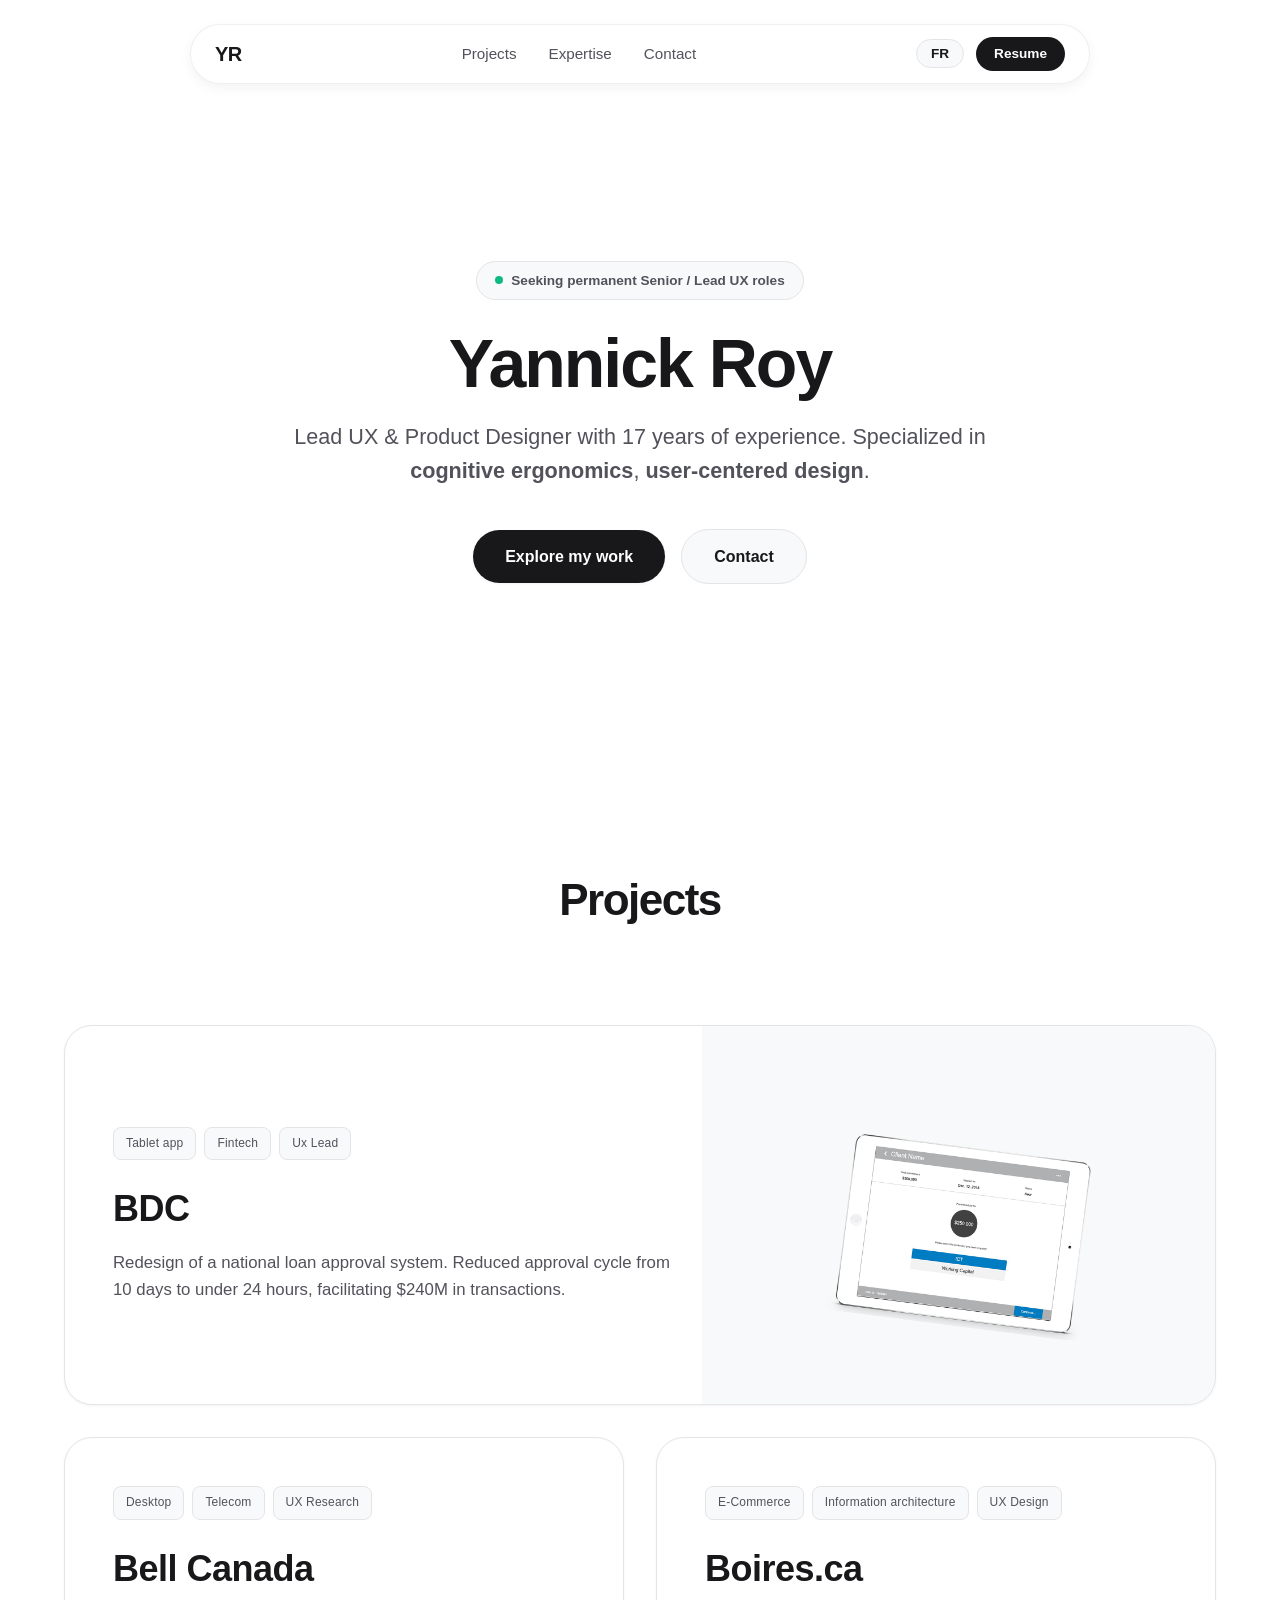
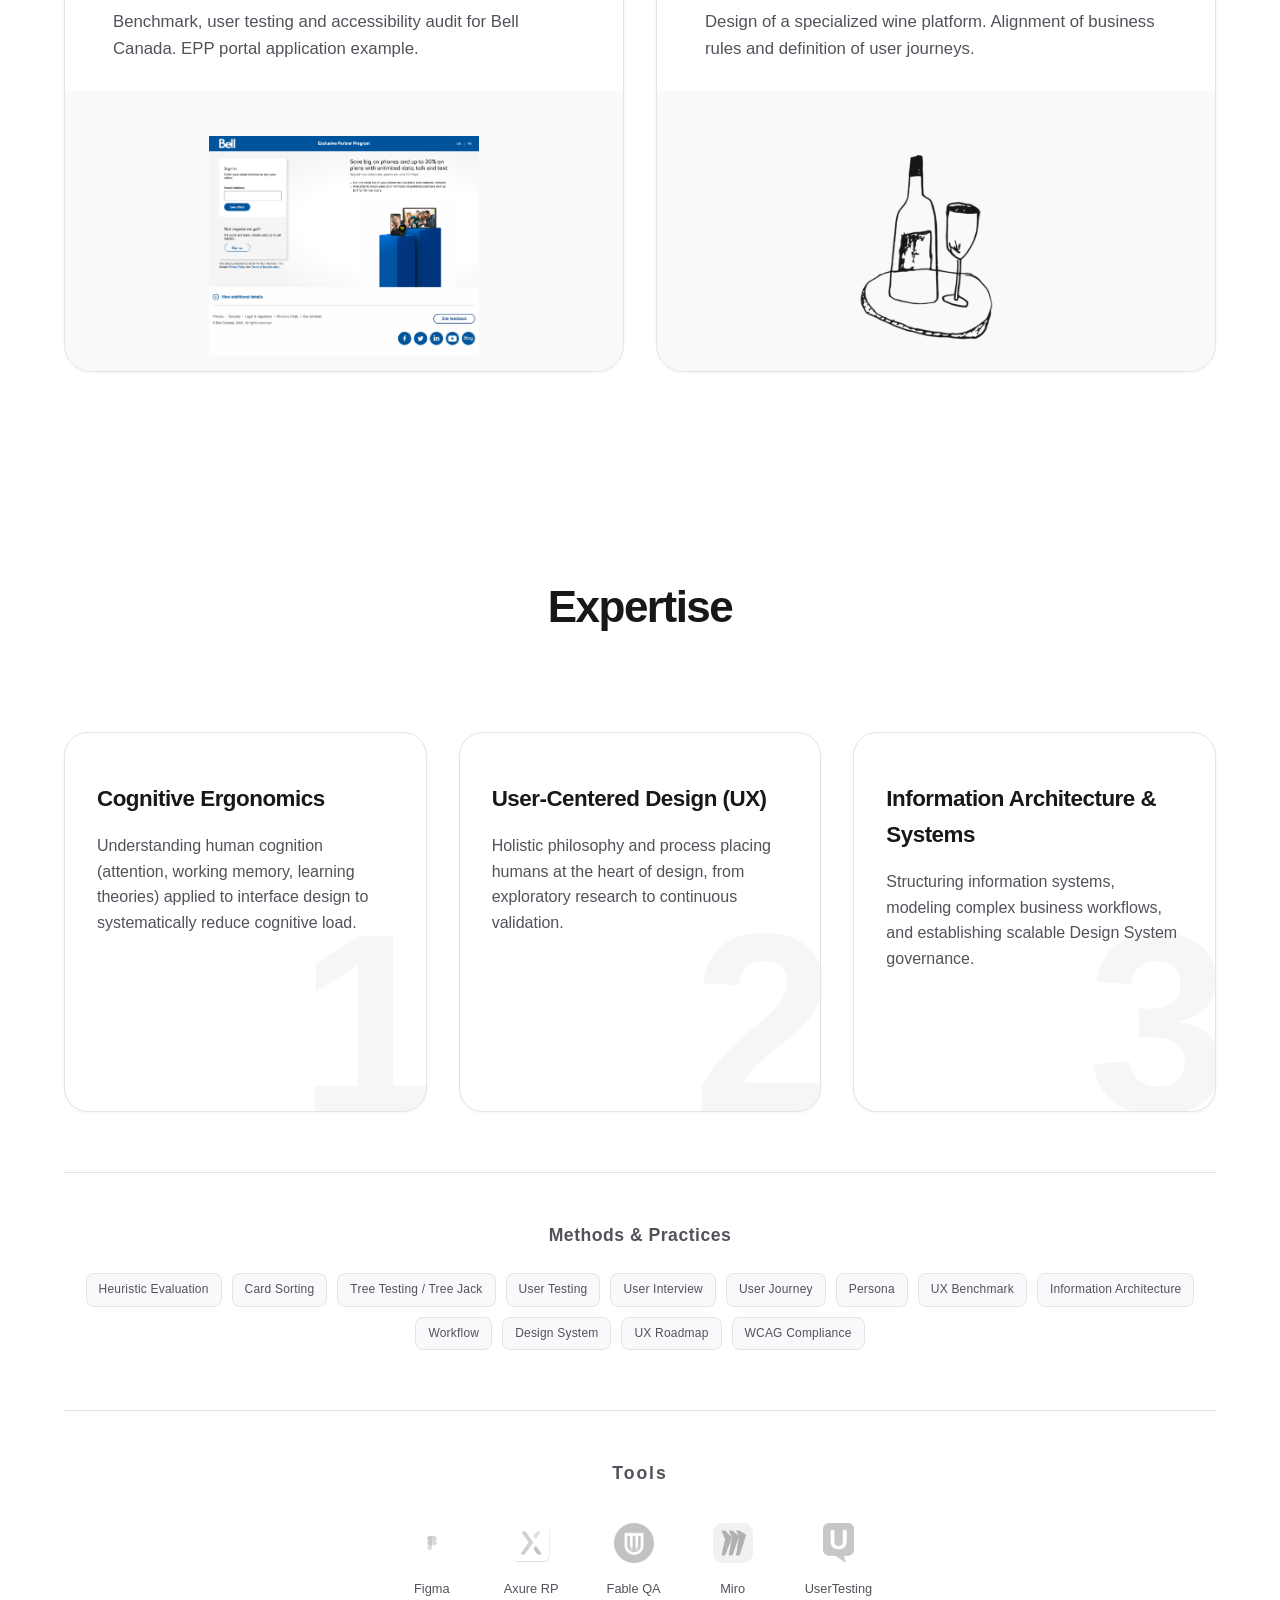
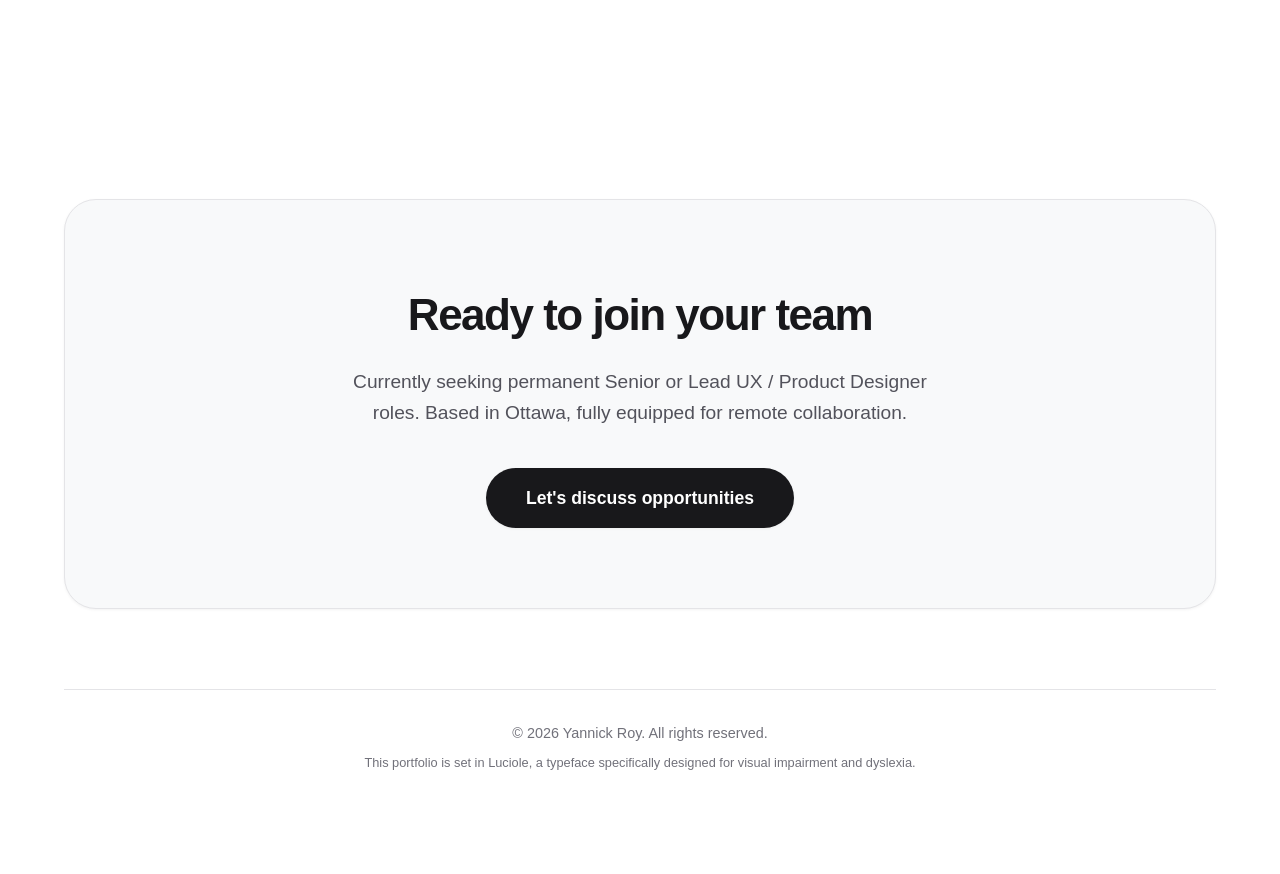
<file: index.html>
<!DOCTYPE html>
<html lang="fr">
<head>
  <meta charset="UTF-8" />
  <meta name="viewport" content="width=device-width, initial-scale=1.0" />
  <title>Yannick Roy — Lead UX & Product Designer</title>
  <link rel="stylesheet" href="style.css" />
</head>
<body>

  <!-- Navigation Flottante -->
  <header class="navbar-floating">
    <nav class="nav-container">
      <a href="index.html" class="nav-logo">YR</a>
      <ul class="nav-links">
        <li><a href="index.html#projects" data-i18n="nav_projects">Projets</a></li>
        <li><a href="index.html#expertise" data-i18n="nav_expertise">Expertise</a></li>
        <li><a href="index.html#contact" data-i18n="nav_contact">Contact</a></li>
      </ul>
      <div class="nav-actions">
        <button id="lang-toggle" class="btn-lang" aria-label="Changer de langue">
          <span id="lang-text">EN</span>
        </button>
        <a href="CV_Yannick-Roy_2026_en" download class="btn-cv" data-i18n="nav_cv">CV</a>
      </div>
    </nav>
  </header>

  <!-- Section Hero (Parfaitement Centrée) -->
  <section class="hero-section">
    <div class="hero-status">
      <span class="pulsing-dot"></span>
      <span data-i18n="hero_status">Disponible pour un poste permanent Senior / Lead UX</span>
    </div>
    <h1 class="hero-title">
      <span class="stagger-word">Yannick</span>
      <span class="stagger-word">Roy</span>
    </h1>
    <p class="hero-subtitle" data-i18n="hero_subtitle">
      Lead UX & Product Designer avec 17 ans d’expérience. Spécialisé en <strong>ergonomie cognitive</strong>, <strong>design centré utilisateur</strong> et transformation de services complexes.
    </p>
    <div class="hero-cta">
      <a href="#projects" class="btn-primary" data-i18n="hero_cta_primary">Découvrir mes projets</a>
      <a href="#contact" class="btn-secondary" data-i18n="nav_contact">Contact</a>
    </div>
  </section>

  <!-- Section Projets (Bento Grid Visuelle & Épurée) -->
  <section id="projects" class="projects-section">
    <div class="section-header">
      <h2 class="section-title" data-i18n="projects_title">Projets</h2>
      </div>

    <div class="bento-grid">
      <!-- Carte 1 : BDC (Large - Horizontale) -->
      <a href="bdc.html" class="bento-card card-large card-bdc">
        <div class="card-content">
          <div class="card-text-side">
            <div class="card-tags">
              <span class="tag">Tablet app</span>
              <span class="tag">Fintech</span>
              <span class="tag">Ux Lead</span>
            </div>
            <h3 class="card-project-title">BDC</h3>
            <p class="card-desc" data-i18n="project_bdc_desc">Refonte d'un système national d'autorisation de prêts. Réduction du cycle de validation de 10 jours à 24 heures, facilitant 240 M$ de transactions.</p>
          </div>
          <div class="card-visual-side">
            <div class="ambient-glow"></div>
            <img src="images/BDC/BDC-Prototype-Tablet.png" alt="BDC Prototype" class="project-img-direct bdc-tablet-image">
          </div>
        </div>
      </a>

      <!-- Carte 2 : Bell (Medium - Verticale avec image pleine largeur au bas) -->
      <a href="bell.html" class="bento-card card-medium card-bell">
        <div class="card-content">
          <div class="card-text-side">
            <div class="card-tags">
              <span class="tag">Desktop</span>
              <span class="tag">Telecom</span>
              <span class="tag">UX Research</span>
            </div>
            <h3 class="card-project-title">Bell Canada</h3>
            <p class="card-desc" data-i18n="project_bell_desc">Benchmark, tests utilisateurs et audit d'accessibilité pour Bell Canada. Exemple d'application au portail EPP.</p>
          </div>
          <div class="card-visual-side">
            <div class="ambient-glow"></div>
            <img src="images/BellEPP/EPP-LandingOld.jpg" alt="Bell EPP Portal" class="project-img-direct">
          </div>
        </div>
      </a>

      <!-- Carte 3 : Boires.ca (Medium - Verticale avec image pleine largeur au bas) -->
      <a href="boires.html" class="bento-card card-medium card-boires">
        <div class="card-content">
          <div class="card-text-side">
            <div class="card-tags">
              <span class="tag">E-Commerce</span>
              <span class="tag">Information architecture</span>
              <span class="tag">UX Design</span>
            </div>
            <h3 class="card-project-title">Boires.ca</h3>
            <p class="card-desc" data-i18n="project_boires_desc">Design d'une plateforme spécialisée vin. Alignement des règles d'affaires et définition des parcours utilisateurs.</p>
          </div>
          <div class="card-visual-side">
            <div class="ambient-glow"></div>
            <img src="images/Boires/Boires-Noir-Illustration.png" alt="Boires Illustration" class="project-img-direct boires-img-default">
            <img src="images/Boires/Boires-Blanc-Illustration.png" alt="Boires Illustration" class="project-img-direct boires-img-hover">
          </div>
        </div>
      </a>
    </div>
  </section>

  <!-- Section Expertise -->
  <section id="expertise" class="expertise-section">
    <div class="section-header">
      <h2 class="section-title" data-i18n="expertise_title">Expertise</h2>
      </div>

    <div class="expertise-grid">
      <!-- 01 — Ergonomie Cognitive -->
      <div class="expertise-card">
        <span class="expertise-number">1</span>
        <div class="expertise-card-content">
          <h3 data-i18n="expertise_1_title">Ergonomie Cognitive</h3>
          <p data-i18n="expertise_1_desc">Compréhension du fonctionnement humain (système attentionnel, mémoire, théories de l'apprentissage) appliquée à la conception d'interfaces pour réduire la charge mentale.</p>
        </div>
      </div>

      <!-- 02 — Design Centré Utilisateur (UX) -->
      <div class="expertise-card">
        <span class="expertise-number">2</span>
        <div class="expertise-card-content">
          <h3 data-i18n="expertise_2_title">Design Centré Utilisateur (UX)</h3>
          <p data-i18n="expertise_2_desc">Philosophie et processus holistiques plaçant l'humain au cœur de la conception, de la recherche exploratoire à la validation continue.</p>
        </div>
      </div>

      <!-- 03 — Architecture d'Information & Systèmes -->
      <div class="expertise-card">
        <span class="expertise-number">3</span>
        <div class="expertise-card-content">
          <h3 data-i18n="expertise_3_title">Architecture d'Information & Systèmes</h3>
          <p data-i18n="expertise_3_desc">Structuration de systèmes d'information, modélisation de flux d'affaires complexes (workflows) et gouvernance de solutions évolutives.</p>
        </div>
      </div>
    </div>

    <!-- Section Arsenal Méthodologique (Tags Unifiés) -->
    <div class="methodologies-container">
      <h3 class="methodologies-title" data-i18n="methodologies_title">Méthodes & pratiques</h3>
      <div class="methodologies-tags">
        <span class="exp-tag" data-i18n="exp_tag_heuristics">Évaluation heuristique</span>
        <span class="exp-tag" data-i18n="exp_tag_card_sorting">Tri de cartes</span>
        <span class="exp-tag" data-i18n="exp_tag_tree_jack">Tree testing / Tree jack</span>
        <span class="exp-tag" data-i18n="exp_tag_user_testing">Test utilisateur</span>
        <span class="exp-tag" data-i18n="exp_tag_interview">Entrevue</span>
        <span class="exp-tag" data-i18n="exp_tag_user_journey">User journey</span>
        <span class="exp-tag" data-i18n="exp_tag_persona">Persona</span>
        <span class="exp-tag" data-i18n="exp_tag_benchmark">Benchmark</span>
        <span class="exp-tag" data-i18n="exp_tag_info_architecture">Information architecture</span>
        <span class="exp-tag" data-i18n="exp_tag_workflow">Workflow</span>
        <span class="exp-tag" data-i18n="exp_tag_design_system">Design System</span>
        <span class="exp-tag" data-i18n="exp_tag_roadmap">Feuille de route (Roadmap)</span>
        <span class="exp-tag" data-i18n="exp_tag_wcag">WCAG</span>
      </div>
    </div>

    <!-- Section Tech Stack Monochrome & Interactive -->
    <div class="tech-stack-container">
      <h3 class="tech-stack-title" data-i18n="tech_stack_title">Écosystème & outils</h3>
      <div class="tech-stack-grid">
        <div class="tech-tool-item" title="Figma">
          <div class="tool-logo-wrapper">
            <img src="images/Logo/Figma.avif" alt="Figma" class="tech-logo">
          </div>
          <span class="tool-name">Figma</span>
        </div>
        <div class="tech-tool-item" title="Axure RP">
          <div class="tool-logo-wrapper">
            <img src="images/Logo/Axure.png" alt="Axure" class="tech-logo">
          </div>
          <span class="tool-name">Axure RP</span>
        </div>
        <div class="tech-tool-item" title="Fable QA">
          <div class="tool-logo-wrapper">
            <img src="images/Logo/Fable.png" alt="Fable QA" class="tech-logo">
          </div>
          <span class="tool-name">Fable QA</span>
        </div>
        <div class="tech-tool-item" title="Miro">
          <div class="tool-logo-wrapper">
            <img src="images/Logo/Miro.png" alt="Miro" class="tech-logo">
          </div>
          <span class="tool-name">Miro</span>
        </div>
        <div class="tech-tool-item" title="UserTesting">
          <div class="tool-logo-wrapper">
            <img src="images/Logo/Usertesting.png" alt="UserTesting" class="tech-logo">
          </div>
          <span class="tool-name">UserTesting</span>
        </div>
      </div>
    </div>
  </section>

  <!-- Section Contact & Footer -->
  <section id="contact" class="contact-section">
    <div class="contact-card">
      <h2 class="contact-title" data-i18n="contact_title">Prêt à rejoindre votre équipe</h2>
      <p class="contact-subtitle" data-i18n="contact_subtitle">Actuellement ouvert aux opportunités permanentes en tant que Senior ou Lead UX / Product Designer. Basé à Ottawa (disponible pour le télétravail).</p>
      <a href="mailto:yannick.roy@gmail.com" class="btn-primary contact-btn" data-i18n="contact_btn">Discuter d’une opportunité</a>
    </div>

    <footer class="main-footer">
      <p>© 2026 Yannick Roy. <span data-i18n="footer_credits">Tous droits réservés. Conçu avec rigueur pour l'accessibilité.</span></p>
      <p class="footer-luciole" data-i18n="footer_luciole">Ce portfolio utilise la typographie Luciole, conçue spécifiquement pour la déficience visuelle et la dyslexie.</p>
    </footer>
  </section>

  <script src="script.js"></script>
</body>
</html>
</file>
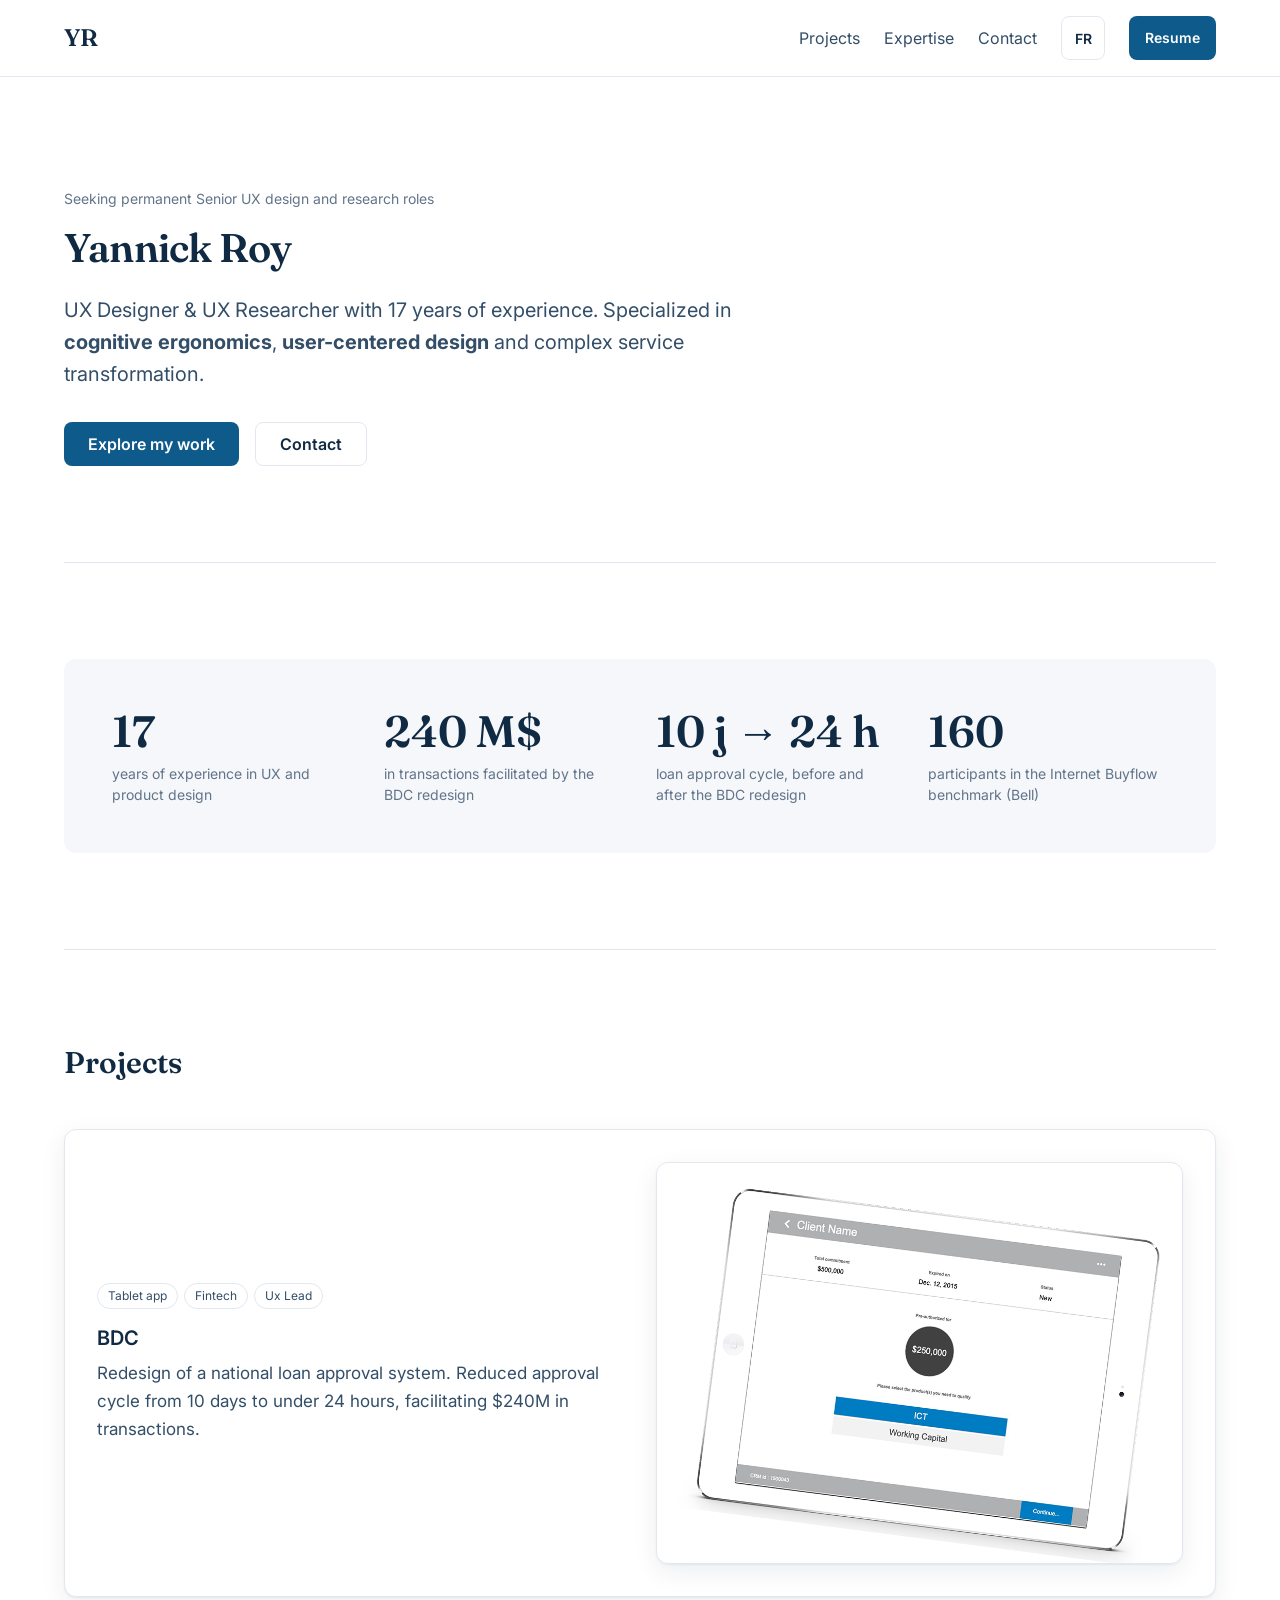
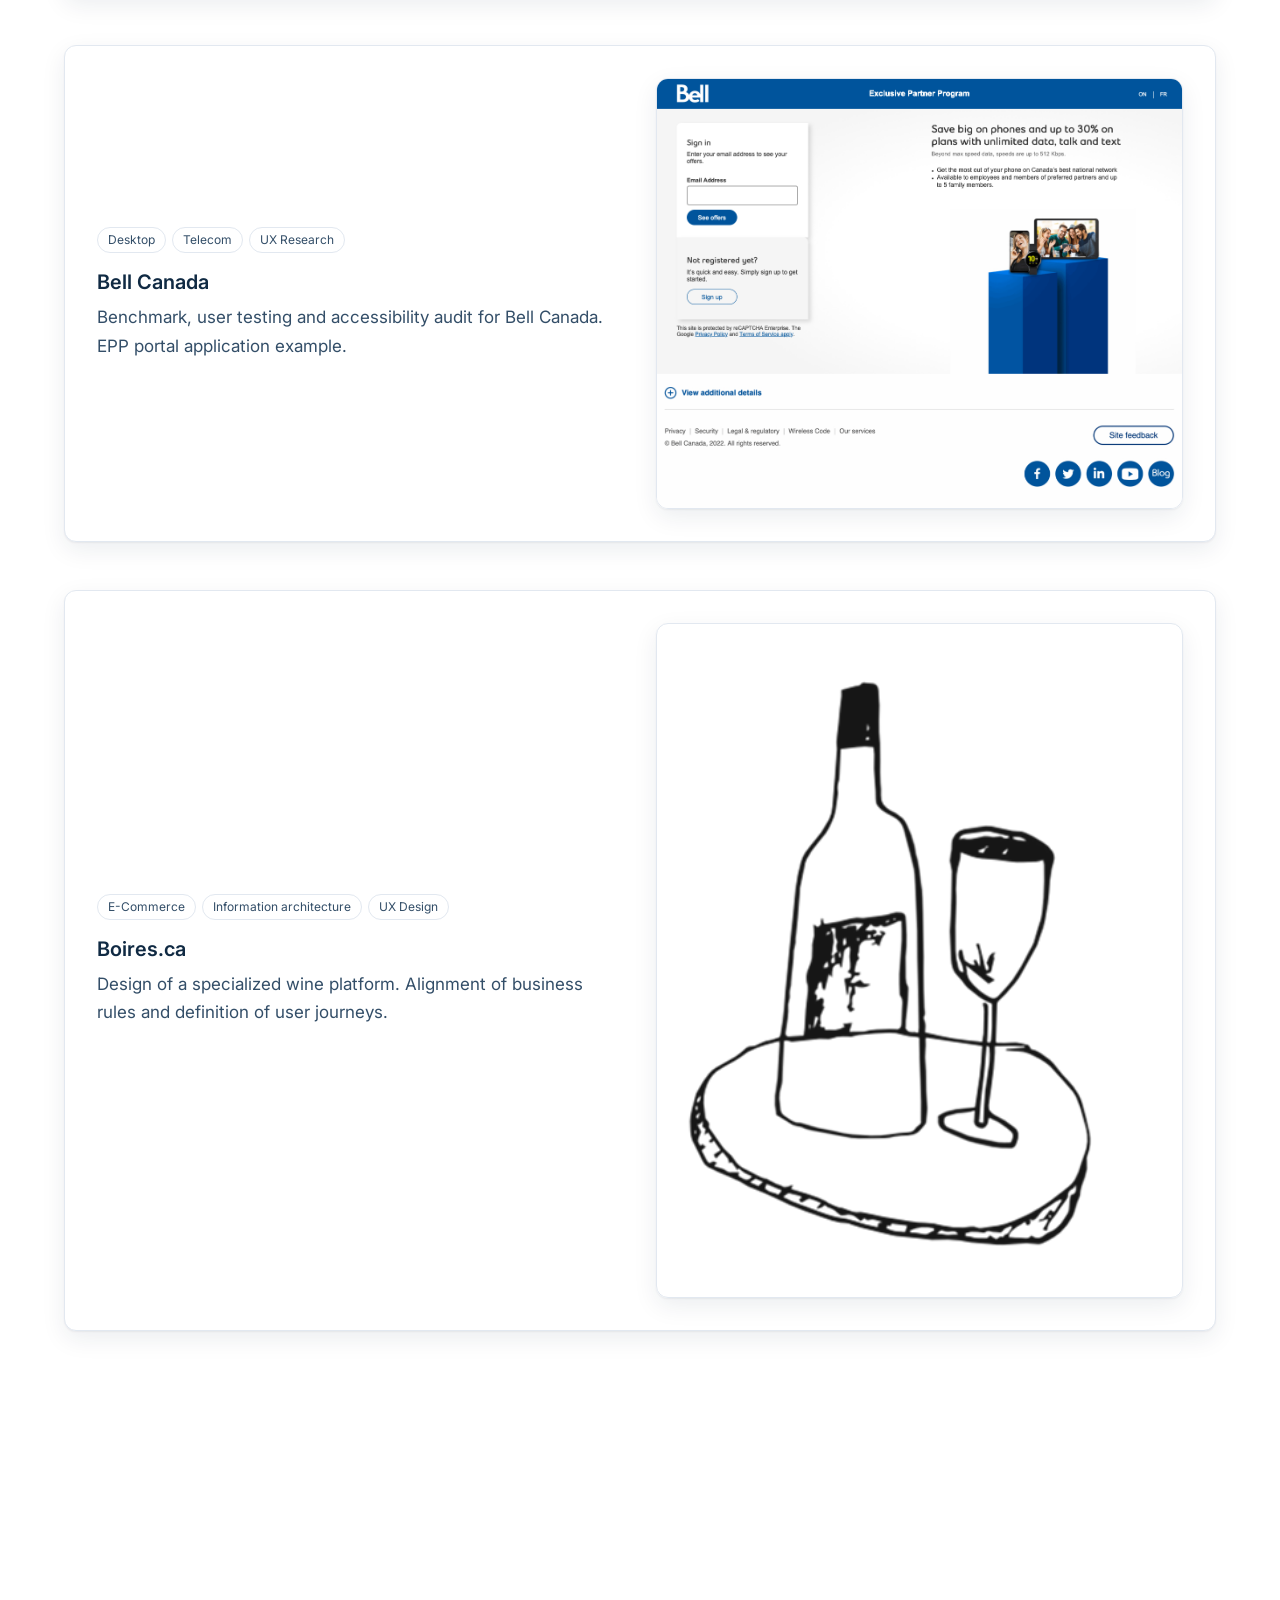
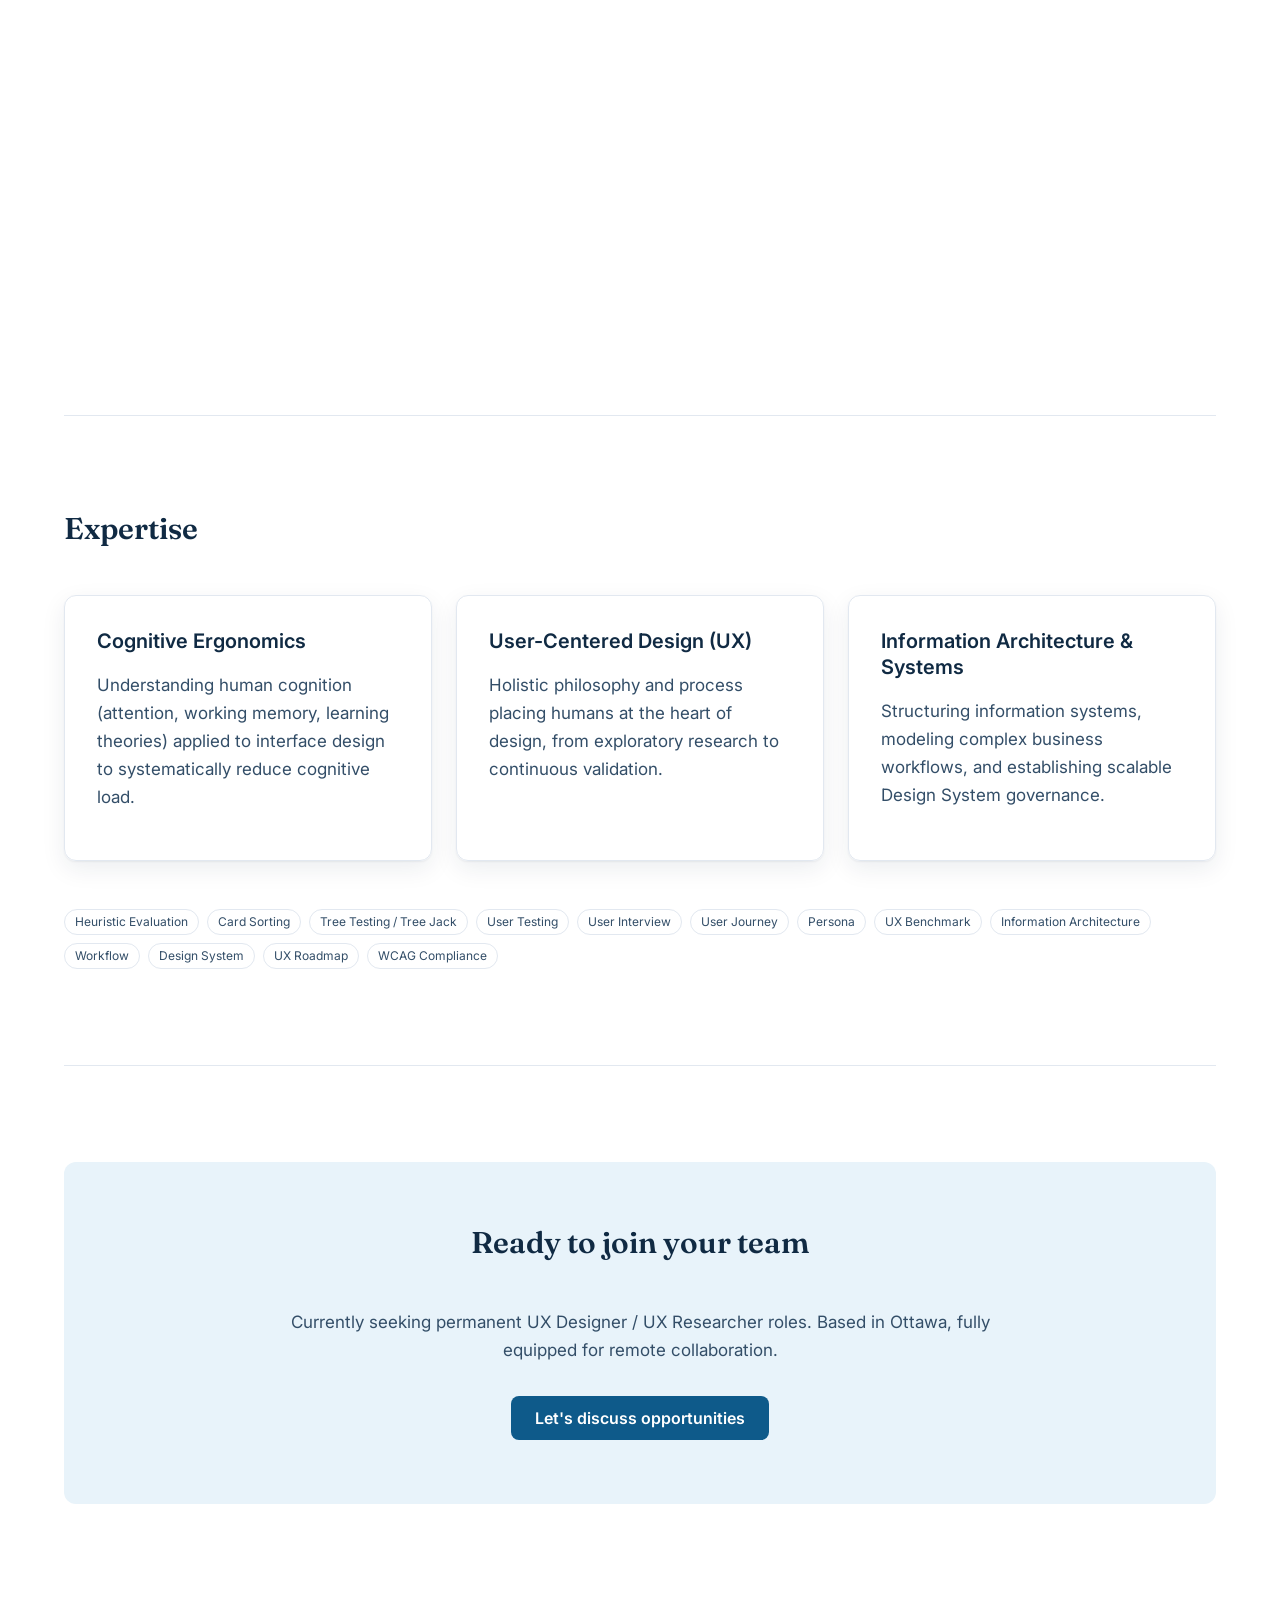
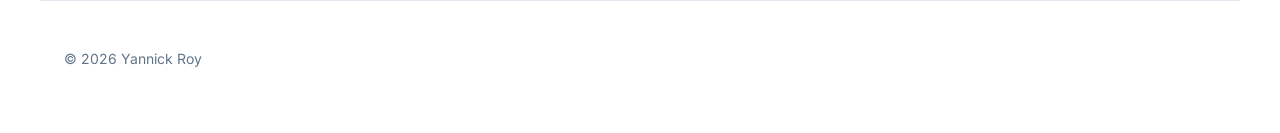
<file: accueil-v2.html>
<!DOCTYPE html>
<html lang="fr">
<head>
  <meta charset="UTF-8" />
  <meta name="viewport" content="width=device-width, initial-scale=1.0" />
  <title>Yannick Roy — UX Designer &amp; UX Researcher</title>
  <link rel="preconnect" href="https://fonts.googleapis.com" />
  <link rel="preconnect" href="https://fonts.gstatic.com" crossorigin />
  <link href="https://fonts.googleapis.com/css2?family=Fraunces:wght@600&family=Inter:wght@400;600&display=swap" rel="stylesheet" />
  <style>
    :root {
      --paper:#FFFFFF; --wash:#F5F7FA;
      --ink:#102A43; --ink-soft:#334E68; --muted:#62748A; --line:#E2E8F0;
      --accent:#1B7FBB; --accent-deep:#0E5A8A; --accent-wash:#E8F3FA;
      --font-display:"Fraunces",Georgia,serif; --font-body:"Inter",system-ui,sans-serif;
      --radius:12px; --shadow:0 1px 2px rgba(16,42,67,.06),0 8px 24px rgba(16,42,67,.08);
    }
    * { box-sizing:border-box; }
    body { margin:0; background:var(--paper); color:var(--ink-soft); font-family:var(--font-body); font-size:17px; line-height:1.65; }
    a { color:var(--accent-deep); }
    a:focus-visible, button:focus-visible { outline:2px solid var(--accent-deep); outline-offset:2px; }
    .progress { position:fixed; top:0; left:0; height:3px; background:var(--accent); width:0; z-index:100; }
    header { position:sticky; top:0; background:rgba(255,255,255,.92); backdrop-filter:blur(6px); border-bottom:1px solid var(--line); z-index:99; }
    .nav { max-width:1200px; margin:0 auto; padding:16px 24px; display:flex; align-items:center; gap:24px; }
    .nav-logo { font-family:var(--font-display); font-weight:600; font-size:24px; color:var(--ink); text-decoration:none; }
    .nav-links { display:flex; gap:24px; list-style:none; margin:0 0 0 auto; padding:0; }
    .nav-links a { color:var(--ink-soft); text-decoration:none; font-size:16px; min-height:44px; display:flex; align-items:center; }
    .nav-links a:hover { color:var(--accent-deep); }
    .btn-lang { min-width:44px; min-height:44px; border:1px solid var(--line); border-radius:8px; background:var(--paper); color:var(--ink); font:600 14px var(--font-body); cursor:pointer; }
    .btn-cv { min-height:44px; display:flex; align-items:center; padding:0 16px; border-radius:8px; background:var(--accent-deep); color:#fff; text-decoration:none; font-size:14px; font-weight:600; }
    .btn-cv:hover { background:var(--ink); }
    main { max-width:1200px; margin:0 auto; padding:0 24px; }
    section { padding:96px 0; }
    section[id] { scroll-margin-top:96px; }
    section + section { border-top:1px solid var(--line); }
    h1 { font-family:var(--font-display); font-weight:600; font-size:40px; line-height:1.1; letter-spacing:-0.02em; color:var(--ink); margin:0 0 24px; }
    h2 { font-family:var(--font-display); font-weight:600; font-size:30px; line-height:1.15; color:var(--ink); margin:0 0 48px; }
    h3 { font-size:20px; line-height:1.3; font-weight:600; color:var(--ink); margin:0 0 8px; }
    .lead { font-size:20px; line-height:1.6; max-width:760px; margin:0 0 32px; }
    .hero-status { font-size:14px; color:var(--muted); margin-bottom:16px; }
    .hero-cta { display:flex; gap:16px; flex-wrap:wrap; }
    .btn-primary { min-height:44px; display:inline-flex; align-items:center; padding:0 24px; border-radius:8px; background:var(--accent-deep); color:#fff; text-decoration:none; font-weight:600; font-size:16px; }
    .btn-primary:hover { background:var(--ink); }
    .btn-secondary { min-height:44px; display:inline-flex; align-items:center; padding:0 24px; border-radius:8px; border:1px solid var(--line); color:var(--ink); text-decoration:none; font-weight:600; font-size:16px; }
    .stats { background:var(--wash); border-radius:12px; padding:48px; display:grid; grid-template-columns:repeat(4,1fr); gap:32px; }
    .stat-num { font-family:var(--font-display); font-weight:600; font-size:44px; color:var(--ink); line-height:1.1; }
    .stat-label { font-size:14px; color:var(--muted); line-height:1.5; margin-top:8px; }
    .projects-grid { display:block; }
    .stack-spacer { height:60vh; }
    .card { display:grid; grid-template-columns:1fr 1fr; gap:32px; align-items:center; background:var(--paper); border:1px solid var(--line); border-radius:12px; box-shadow:var(--shadow); padding:32px; text-decoration:none; color:inherit; margin-bottom:48px; position:sticky; top:96px; }
    .projects-grid .card:nth-child(2) { top:112px; }
    .projects-grid .card:nth-child(3) { top:128px; }
    .card:hover { border-color:var(--accent-deep); }
    .card img { width:100%; border-radius:12px; border:1px solid var(--line); box-shadow:var(--shadow); }
    .card p { margin:0; }
    .tags { display:flex; gap:6px; flex-wrap:wrap; margin-bottom:16px; }
    .tag { font-size:12px; line-height:1.5; padding:3px 10px; border-radius:999px; border:1px solid var(--line); color:var(--ink-soft); }
    .expertise-grid { display:grid; grid-template-columns:repeat(3,1fr); gap:24px; }
    .expertise-card { border:1px solid var(--line); border-radius:12px; padding:32px; box-shadow:var(--shadow); }
    .methods { display:flex; flex-wrap:wrap; gap:8px; margin-top:48px; }
    .contact-card { background:var(--accent-wash); border-radius:12px; padding:64px; text-align:center; }
    .contact-card p { max-width:760px; margin:0 auto 32px; }
    footer { max-width:1200px; margin:0 auto; padding:32px 24px 48px; font-size:14px; color:var(--muted); border-top:1px solid var(--line); }
    .fade { opacity:0; transform:translateY(24px); transition:opacity 600ms ease-out, transform 600ms ease-out; }
    .fade.visible { opacity:1; transform:none; }
    @media (max-width: 800px) {
      h1 { font-size:32px; } h2 { font-size:26px; } section { padding:64px 0; }
      .stats { grid-template-columns:1fr 1fr; padding:32px; }
      .card { grid-template-columns:1fr; padding:32px 32px 0; }
      .card img { width:calc(100% + 64px); min-width:0; margin-left:-32px; margin-right:-32px; border:none; border-radius:0 0 12px 12px; box-shadow:none; }
      .expertise-grid { grid-template-columns:1fr; }
      .nav-links { display:none; }
    }
    @media (prefers-reduced-motion: reduce) {
      .fade { opacity:1; transform:none; transition:none; }
      .card { position:static; }
      .stack-spacer { display:none; }
    }
  </style>
</head>
<body>
  <div class="progress" id="progress"></div>
  <header>
    <nav class="nav">
      <a href="accueil-v2.html" class="nav-logo">YR</a>
      <ul class="nav-links">
        <li><a href="#projects" data-i18n="nav_projects">Projets</a></li>
        <li><a href="#expertise" data-i18n="nav_expertise">Expertise</a></li>
        <li><a href="#contact" data-i18n="nav_contact">Contact</a></li>
      </ul>
      <button id="lang-toggle" class="btn-lang" aria-label="Changer de langue"><span id="lang-text">EN</span></button>
      <a href="CV_Yannick-Roy_2026_fr.pdf" class="btn-cv" data-i18n="nav_cv">CV</a>
    </nav>
  </header>

  <main>
    <section class="fade">
      <p class="hero-status" data-i18n="hero_status">Disponible pour un poste permanent Senior en design et recherche UX</p>
      <h1>Yannick Roy</h1>
      <p class="lead" data-i18n="hero_subtitle">UX Designer &amp; UX Researcher avec 17 ans d’expérience. Spécialisé en <strong>ergonomie cognitive</strong>, <strong>design centré utilisateur</strong> et transformation de services complexes.</p>
      <div class="hero-cta">
        <a href="#projects" class="btn-primary" data-i18n="hero_cta_primary">Découvrir mes projets</a>
        <a href="#contact" class="btn-secondary" data-i18n="nav_contact">Contact</a>
      </div>
    </section>

    <section class="fade">
      <div class="stats">
        <div><div class="stat-num">17</div><div class="stat-label" data-i18n="stat_years">années d’expérience en UX et design produit</div></div>
        <div><div class="stat-num">240 M$</div><div class="stat-label" data-i18n="stat_bdc">de transactions facilitées par la refonte BDC</div></div>
        <div><div class="stat-num">10 j → 24 h</div><div class="stat-label" data-i18n="stat_cycle">cycle d’autorisation de prêts, avant et après la refonte BDC</div></div>
        <div><div class="stat-num">160</div><div class="stat-label" data-i18n="stat_bell">participants au benchmark Internet Buyflow (Bell)</div></div>
      </div>
    </section>

    <section id="projects" class="fade">
      <h2 data-i18n="projects_title">Projets</h2>
      <div class="projects-grid">
        <a href="bdc.html" class="card">
          <div>
            <div class="tags"><span class="tag">Tablet app</span><span class="tag">Fintech</span><span class="tag">Ux Lead</span></div>
            <h3>BDC</h3>
            <p data-i18n="project_bdc_desc">Refonte d'un système national d'autorisation de prêts. Réduction du cycle de validation de 10 jours à 24 heures, facilitant 240 M$ de transactions.</p>
          </div>
          <img src="images/BDC/BDC-Prototype-Tablet.png" alt="Prototype tablette BDC : écran d'autorisation de prêt" />
        </a>
        <a href="bell.html" class="card">
          <div>
            <div class="tags"><span class="tag">Desktop</span><span class="tag">Telecom</span><span class="tag">UX Research</span></div>
            <h3>Bell Canada</h3>
            <p data-i18n="project_bell_desc">Benchmark, tests utilisateurs et audit d'accessibilité pour Bell Canada. Exemple d'application au portail EPP.</p>
          </div>
          <img src="images/BellEPP/EPP-LandingOld.jpg" alt="Ancien portail EPP de Bell, avant la refonte" />
        </a>
        <a href="boires.html" class="card">
          <div>
            <div class="tags"><span class="tag">E-Commerce</span><span class="tag">Information architecture</span><span class="tag">UX Design</span></div>
            <h3>Boires.ca</h3>
            <p data-i18n="project_boires_desc">Design d'une plateforme spécialisée vin. Alignement des règles d'affaires et définition des parcours utilisateurs.</p>
          </div>
          <img src="images/Boires/Boires-Noir-Illustration.png" alt="Illustration de la plateforme Boires.ca" />
        </a>
        <div class="stack-spacer" aria-hidden="true"></div>
      </div>
    </section>

    <section id="expertise" class="fade">
      <h2 data-i18n="expertise_title">Expertise</h2>
      <div class="expertise-grid">
        <div class="expertise-card">
          <h3 data-i18n="expertise_1_title">Ergonomie Cognitive</h3>
          <p data-i18n="expertise_1_desc">Compréhension du fonctionnement humain (système attentionnel, mémoire, théories de l'apprentissage) appliquée à la conception d'interfaces pour réduire la charge mentale.</p>
        </div>
        <div class="expertise-card">
          <h3 data-i18n="expertise_2_title">Design Centré Utilisateur (UX)</h3>
          <p data-i18n="expertise_2_desc">Philosophie et processus holistiques plaçant l'humain au cœur de la conception, de la recherche exploratoire à la validation continue.</p>
        </div>
        <div class="expertise-card">
          <h3 data-i18n="expertise_3_title">Architecture d'Information &amp; Systèmes</h3>
          <p data-i18n="expertise_3_desc">Structuration de systèmes d'information, modélisation de flux d'affaires complexes (workflows) et gouvernance de solutions évolutives.</p>
        </div>
      </div>
      <div class="methods">
        <span class="tag" data-i18n="exp_tag_heuristics">Évaluation heuristique</span>
        <span class="tag" data-i18n="exp_tag_card_sorting">Tri de cartes</span>
        <span class="tag" data-i18n="exp_tag_tree_jack">Tree testing / Tree jack</span>
        <span class="tag" data-i18n="exp_tag_user_testing">Test utilisateur</span>
        <span class="tag" data-i18n="exp_tag_interview">Entrevue</span>
        <span class="tag" data-i18n="exp_tag_user_journey">User journey</span>
        <span class="tag" data-i18n="exp_tag_persona">Persona</span>
        <span class="tag" data-i18n="exp_tag_benchmark">Benchmark</span>
        <span class="tag" data-i18n="exp_tag_info_architecture">Information architecture</span>
        <span class="tag" data-i18n="exp_tag_workflow">Workflow</span>
        <span class="tag" data-i18n="exp_tag_design_system">Design System</span>
        <span class="tag" data-i18n="exp_tag_roadmap">Feuille de route (Roadmap)</span>
        <span class="tag" data-i18n="exp_tag_wcag">WCAG</span>
      </div>
    </section>

    <section id="contact" class="fade">
      <div class="contact-card">
        <h2 data-i18n="contact_title">Prêt à rejoindre votre équipe</h2>
        <p data-i18n="contact_subtitle">Actuellement ouvert aux opportunités permanentes en tant que UX Designer / UX Researcher. Basé à Ottawa (disponible pour le télétravail).</p>
        <a href="mailto:yannick.roy@gmail.com" class="btn-primary" data-i18n="contact_btn">Discuter d’une opportunité</a>
      </div>
    </section>
  </main>

  <footer>
    <p>© 2026 Yannick Roy</p>
  </footer>

  <script>
    const translations = {
      fr: {
        nav_projects: "Projets", nav_expertise: "Expertise", nav_contact: "Contact", nav_cv: "CV",
        hero_status: "Disponible pour un poste permanent Senior en design et recherche UX",
        hero_subtitle: "UX Designer & UX Researcher avec 17 ans d’expérience. Spécialisé en <strong>ergonomie cognitive</strong>, <strong>design centré utilisateur</strong> et transformation de services complexes.",
        hero_cta_primary: "Découvrir mes projets",
        stat_years: "années d’expérience en UX et design produit",
        stat_bdc: "de transactions facilitées par la refonte BDC",
        stat_cycle: "cycle d’autorisation de prêts, avant et après la refonte BDC",
        stat_bell: "participants au benchmark Internet Buyflow (Bell)",
        projects_title: "Projets",
        project_bdc_desc: "Refonte d'un système national d'autorisation de prêts. Réduction du cycle de validation de 10 jours à 24 heures, facilitant 240 M$ de transactions.",
        project_bell_desc: "Benchmark, tests utilisateurs et audit d'accessibilité pour Bell Canada. Exemple d'application au portail EPP.",
        project_boires_desc: "Design d'une plateforme spécialisée vin. Alignement des règles d'affaires et définition des parcours utilisateurs.",
        expertise_title: "Expertise",
        expertise_1_title: "Ergonomie Cognitive",
        expertise_1_desc: "Compréhension du fonctionnement humain (système attentionnel, mémoire, théories de l'apprentissage) appliquée à la conception d'interfaces pour réduire la charge mentale.",
        expertise_2_title: "Design Centré Utilisateur (UX)",
        expertise_2_desc: "Philosophie et processus holistiques plaçant l'humain au cœur de la conception, de la recherche exploratoire à la validation continue.",
        expertise_3_title: "Architecture d'Information & Systèmes",
        expertise_3_desc: "Structuration de systèmes d'information, modélisation de flux d'affaires complexes (workflows) et gouvernance de solutions évolutives.",
        exp_tag_heuristics: "Évaluation heuristique", exp_tag_card_sorting: "Tri de cartes",
        exp_tag_tree_jack: "Tree testing / Tree jack", exp_tag_user_testing: "Test utilisateur",
        exp_tag_interview: "Entrevue", exp_tag_user_journey: "User journey", exp_tag_persona: "Persona",
        exp_tag_benchmark: "Benchmark", exp_tag_info_architecture: "Information architecture",
        exp_tag_workflow: "Workflow", exp_tag_design_system: "Design System",
        exp_tag_roadmap: "Feuille de route (Roadmap)", exp_tag_wcag: "WCAG",
        contact_title: "Prêt à rejoindre votre équipe",
        contact_subtitle: "Actuellement ouvert aux opportunités permanentes en tant que UX Designer / UX Researcher. Basé à Ottawa (disponible pour le télétravail).",
        contact_btn: "Discuter d’une opportunité"
      },
      en: {
        nav_projects: "Projects", nav_expertise: "Expertise", nav_contact: "Contact", nav_cv: "Resume",
        hero_status: "Seeking permanent Senior UX design and research roles",
        hero_subtitle: "UX Designer & UX Researcher with 17 years of experience. Specialized in <strong>cognitive ergonomics</strong>, <strong>user-centered design</strong> and complex service transformation.",
        hero_cta_primary: "Explore my work",
        stat_years: "years of experience in UX and product design",
        stat_bdc: "in transactions facilitated by the BDC redesign",
        stat_cycle: "loan approval cycle, before and after the BDC redesign",
        stat_bell: "participants in the Internet Buyflow benchmark (Bell)",
        projects_title: "Projects",
        project_bdc_desc: "Redesign of a national loan approval system. Reduced approval cycle from 10 days to under 24 hours, facilitating $240M in transactions.",
        project_bell_desc: "Benchmark, user testing and accessibility audit for Bell Canada. EPP portal application example.",
        project_boires_desc: "Design of a specialized wine platform. Alignment of business rules and definition of user journeys.",
        expertise_title: "Expertise",
        expertise_1_title: "Cognitive Ergonomics",
        expertise_1_desc: "Understanding human cognition (attention, working memory, learning theories) applied to interface design to systematically reduce cognitive load.",
        expertise_2_title: "User-Centered Design (UX)",
        expertise_2_desc: "Holistic philosophy and process placing humans at the heart of design, from exploratory research to continuous validation.",
        expertise_3_title: "Information Architecture & Systems",
        expertise_3_desc: "Structuring information systems, modeling complex business workflows, and establishing scalable Design System governance.",
        exp_tag_heuristics: "Heuristic Evaluation", exp_tag_card_sorting: "Card Sorting",
        exp_tag_tree_jack: "Tree Testing / Tree Jack", exp_tag_user_testing: "User Testing",
        exp_tag_interview: "User Interview", exp_tag_user_journey: "User Journey", exp_tag_persona: "Persona",
        exp_tag_benchmark: "UX Benchmark", exp_tag_info_architecture: "Information Architecture",
        exp_tag_workflow: "Workflow", exp_tag_design_system: "Design System",
        exp_tag_roadmap: "UX Roadmap", exp_tag_wcag: "WCAG Compliance",
        contact_title: "Ready to join your team",
        contact_subtitle: "Currently seeking permanent UX Designer / UX Researcher roles. Based in Ottawa, fully equipped for remote collaboration.",
        contact_btn: "Let's discuss opportunities"
      }
    };
    function getInitialLanguage() {
      const saved = localStorage.getItem("user_lang");
      if (saved === "fr" || saved === "en") return saved;
      return navigator.language.slice(0, 2) === "fr" ? "fr" : "en";
    }
    let currentLang = getInitialLanguage();
    function updatePageLanguage(lang) {
      document.documentElement.setAttribute("lang", lang);
      document.querySelectorAll("[data-i18n]").forEach((el) => {
        const key = el.getAttribute("data-i18n");
        if (translations[lang] && translations[lang][key]) el.innerHTML = translations[lang][key];
      });
      const langText = document.getElementById("lang-text");
      if (langText) langText.textContent = lang === "fr" ? "EN" : "FR";
      const cvBtn = document.querySelector(".btn-cv");
      if (cvBtn) cvBtn.setAttribute("href", lang === "fr" ? "CV_Yannick-Roy_2026_fr.pdf" : "CV_Yannick-Roy_2026_en.pdf");
    }
    document.addEventListener("DOMContentLoaded", () => {
      updatePageLanguage(currentLang);
      const toggle = document.getElementById("lang-toggle");
      if (toggle) toggle.addEventListener("click", () => {
        currentLang = currentLang === "fr" ? "en" : "fr";
        localStorage.setItem("user_lang", currentLang);
        updatePageLanguage(currentLang);
      });
      const progress = document.getElementById("progress");
      window.addEventListener("scroll", () => {
        const h = document.documentElement.scrollHeight - window.innerHeight;
        progress.style.width = (h > 0 ? (window.scrollY / h) * 100 : 0) + "%";
      }, { passive: true });
      const observer = new IntersectionObserver((entries) => {
        entries.forEach((e) => { if (e.isIntersecting) { e.target.classList.add("visible"); observer.unobserve(e.target); } });
      }, { threshold: 0.1 });
      document.querySelectorAll(".fade").forEach((el) => observer.observe(el));
    });
  </script>
</body>
</html>
</file>
<file: style.css>
/* ==========================================
   RESET & VARIABLES GLOBALES
   ========================================== */
:root {
  --font-family: 'Luciole', -apple-system, BlinkMacSystemFont, 'Segoe UI', Roboto, sans-serif;
  --bg-color: #FFFFFF;
  --bg-offset: #F8F9FA;
  --card-bg: #FFFFFF;
  --text-main: #18181B;
  --text-muted: #52525B;
  --text-light: #71717A;
  --accent-green: #10B981;
  --accent-red: #EF4444;
  --accent-blue: #0050A1;
  --bdc-blue: #1E3A8A;
  --boires-red: #A31C25;
  --border-color: #E4E4E7;
  --glass-bg: rgba(255, 255, 255, 0.85);
  --glass-border: rgba(228, 228, 228, 0.6);
  --shadow-sm: 0 1px 3px rgba(0,0,0,0.05);
  --shadow-md: 0 4px 12px rgba(0,0,0,0.05);
  --shadow-lg: 0 20px 40px rgba(0,0,0,0.04);
}

*, *::before, *::after {
  box-sizing: border-box;
  margin: 0;
  padding: 0;
}

html {
  scroll-behavior: smooth;
  font-family: var(--font-family);
  background-color: var(--bg-color);
  color: var(--text-main);
  line-height: 1.6;
}

body {
  overflow-x: hidden;
  width: 100%;
  position: relative;
}

/* ==========================================
   1. NAVIGATION FLOTTANTE (GLASSMORPHISM)
   ========================================== */
.navbar-floating {
  position: fixed;
  top: 24px;
  left: 50%;
  transform: translateX(-50%);
  z-index: 1000;
  width: 90%;
  max-width: 900px;
}

.nav-container {
  display: flex;
  align-items: center;
  justify-content: space-between;
  background: var(--glass-bg);
  backdrop-filter: blur(12px);
  -webkit-backdrop-filter: blur(12px);
  border: 1px solid var(--glass-border);
  padding: 12px 24px;
  border-radius: 99px;
  box-shadow: var(--shadow-md);
}

.nav-logo {
  font-size: 1.25rem;
  font-weight: 800;
  color: var(--text-main);
  text-decoration: none;
  letter-spacing: -0.5px;
}

.nav-links {
  display: flex;
  gap: 32px;
  list-style: none;
}

.nav-links a {
  text-decoration: none;
  color: var(--text-muted);
  font-weight: 500;
  font-size: 0.95rem;
  transition: color 0.25s ease;
}

.nav-links a:hover {
  color: var(--text-main);
}

.nav-actions {
  display: flex;
  align-items: center;
  gap: 12px;
}

.btn-lang {
  background: var(--bg-offset);
  border: 1px solid var(--border-color);
  color: var(--text-main);
  padding: 6px 14px;
  border-radius: 99px;
  font-weight: 600;
  font-size: 0.85rem;
  cursor: pointer;
  transition: all 0.25s ease;
}

.btn-lang:hover {
  border-color: var(--text-muted);
}

.btn-cv {
  background: var(--text-main);
  color: var(--bg-color);
  text-decoration: none;
  padding: 6px 18px;
  border-radius: 99px;
  font-weight: 600;
  font-size: 0.85rem;
  transition: transform 0.25s ease, background-color 0.25s ease;
}

.btn-cv:hover {
  transform: translateY(-2px);
  background: #000000;
}

/* ==========================================
   2. SECTION HERO (PARFAITEMENT CENTRÉE)
   ========================================== */
.hero-section {
  min-height: 85vh;
  display: flex;
  flex-direction: column;
  align-items: center;
  justify-content: center;
  padding: 140px 24px 60px 24px;
  text-align: center;
  max-width: 1000px;
  margin: 0 auto;
}

.hero-status {
  display: inline-flex;
  align-items: center;
  gap: 8px;
  background: var(--bg-offset);
  border: 1px solid var(--border-color);
  padding: 8px 18px;
  border-radius: 99px;
  font-size: 0.85rem;
  font-weight: 600;
  color: var(--text-muted);
  margin-bottom: 28px;
}

.pulsing-dot {
  width: 8px;
  height: 8px;
  background-color: var(--accent-green);
  border-radius: 50%;
  box-shadow: 0 0 0 0 rgba(16, 185, 129, 0.4);
  animation: pulse 2s infinite;
}

.hero-title {
  font-size: 4.25rem;
  font-weight: 800;
  letter-spacing: -2px;
  margin-bottom: 20px;
  line-height: 1.05;
  color: var(--text-main);
  max-width: 900px;
  text-align: center;
}

.hero-subtitle {
  font-size: 1.35rem;
  color: var(--text-muted);
  max-width: 720px;
  margin: 0 auto 40px auto;
  line-height: 1.6;
  text-align: center;
}

.hero-cta {
  display: flex;
  gap: 16px;
  justify-content: center;
  align-items: center;
}

.btn-primary {
  background: var(--text-main);
  color: var(--bg-color);
  padding: 14px 32px;
  border-radius: 99px;
  text-decoration: none;
  font-weight: 600;
  font-size: 1rem;
  transition: transform 0.25s ease, box-shadow 0.25s ease;
  box-shadow: var(--shadow-sm);
  display: inline-block;
}

.btn-primary:hover {
  transform: translateY(-2px);
  box-shadow: var(--shadow-md);
}

.btn-secondary {
  background: var(--bg-offset);
  border: 1px solid var(--border-color);
  color: var(--text-main);
  padding: 14px 32px;
  border-radius: 99px;
  text-decoration: none;
  font-weight: 600;
  font-size: 1rem;
  transition: all 0.25s ease;
  display: inline-block;
}

.btn-secondary:hover {
  border-color: var(--text-muted);
}

/* ==========================================
   3. SECTION PROJETS (BENTO GRID VISUELLE)
   ========================================== */
.projects-section {
  padding: 100px 24px;
  max-width: 1200px;
  margin: 0 auto;
}

.section-header {
  text-align: center;
  margin-bottom: 90px;
}

.section-title {
  font-size: 2.75rem;
  font-weight: 800;
  margin-bottom: 16px;
  letter-spacing: -1.5px;
  color: var(--text-main);
}

.section-subtitle {
  color: var(--text-muted);
  font-size: 1.15rem;
  max-width: 600px;
  margin: 0 auto;
}

/* Grille Bento */
.bento-grid {
  display: grid;
  gap: 32px;
  grid-template-columns: repeat(12, 1fr);
}

.bento-card {
  background-color: var(--card-bg);
  border: 1px solid var(--border-color);
  border-radius: 28px;
  position: relative;
  overflow: hidden;
  display: flex;
  text-decoration: none;
  color: inherit;
  transition: transform 0.4s cubic-bezier(0.16, 1, 0.3, 1), border-color 0.4s ease, box-shadow 0.4s ease;
  box-shadow: var(--shadow-sm);
}

.bento-card:hover {
  transform: translateY(-8px);
  border-color: rgba(24, 24, 27, 0.12);
  box-shadow: var(--shadow-lg);
}

.card-large {
  grid-column: span 12;
  min-height: 380px;
}

.card-medium {
  grid-column: span 6;
  min-height: 480px;
}

.bento-card .card-content {
  display: flex;
  width: 100%;
  height: 100%;
}

/* BDC Large Card (Horizontal Layout) */
.card-large .card-content {
  flex-direction: row;
  align-items: stretch;
}

.card-large .card-text-side {
  flex: 1.1;
  padding: 48px;
  padding-right: 24px;
  display: flex;
  flex-direction: column;
  justify-content: center;
}

.card-large .card-visual-side {
  flex: 1;
  height: 100%;
  position: relative;
  overflow: hidden;
  display: flex;
  align-items: center;
  justify-content: center;
  background-color: #F8F9FA;
  border-radius: 0 28px 28px 0;
  transition: background-color 0.4s ease;
}

/* Bell & Boires Medium Cards (Vertical Layout) */
.card-medium .card-content {
  flex-direction: column;
  align-items: stretch;
}

.card-medium .card-text-side {
  padding: 48px 48px 28px 48px;
  display: flex;
  flex-direction: column;
}

.card-medium .card-visual-side {
  width: 100%;
  height: 280px;
  margin-top: auto;
  position: relative;
  overflow: hidden;
  display: flex;
  align-items: center;
  justify-content: center;
  background-color: #F8F9FA;
  border-radius: 0 0 28px 28px;
  transition: background-color 0.4s ease;
}

.card-tags {
  display: flex;
  gap: 8px;
  flex-wrap: wrap;
  margin-bottom: 20px;
}

.tag, .exp-tag {
  font-size: 0.75rem;
  background: var(--bg-offset);
  color: var(--text-muted);
  padding: 6px 12px;
  border-radius: 8px;
  border: 1px solid var(--border-color);
  font-weight: 500;
  letter-spacing: 0.2px;
}

.card-project-title {
  font-size: 2.25rem;
  font-weight: 800;
  margin-bottom: 12px;
  letter-spacing: -0.5px;
  color: var(--text-main);
}

.card-desc {
  color: var(--text-muted);
  font-size: 1.05rem;
  line-height: 1.6;
}

.project-img-direct {
  position: relative;
  z-index: 2;
  max-height: 220px;
  width: auto;
  object-fit: contain;
  transition: transform 0.4s cubic-bezier(0.16, 1, 0.3, 1);
  transform: translateY(15px);
}

.bento-card:hover .project-img-direct {
  transform: translateY(0px) scale(1.04);
}

.ambient-glow {
  position: absolute;
  width: 300px;
  height: 300px;
  border-radius: 50%;
  filter: blur(40px);
  opacity: 0;
  transition: opacity 0.4s ease, transform 0.4s ease;
  pointer-events: none;
  z-index: 1;
  top: 50%;
  left: 50%;
  transform: translate(-50%, -50%) scale(0.8);
}

.card-bdc .ambient-glow {
  background: radial-gradient(circle, rgba(30, 58, 138, 0.85) 0%, rgba(30, 58, 138, 0.35) 40%, rgba(30, 58, 138, 0) 70%);
}

.card-bell .ambient-glow {
  background: radial-gradient(circle, rgba(0, 94, 166, 0.85) 0%, rgba(0, 94, 166, 0.35) 40%, rgba(0, 94, 166, 0) 70%);
}

.card-boires .ambient-glow {
  background: radial-gradient(circle, rgba(163, 28, 37, 0.85) 0%, rgba(163, 28, 37, 0.35) 40%, rgba(163, 28, 37, 0) 70%);
}

.bento-card:hover .ambient-glow {
  opacity: 0.8;
  transform: translate(-50%, -50%) scale(1.15);
}

.bento-card.card-bdc:hover .card-visual-side { background-color: #EFF6FF; }
.bento-card.card-bell:hover .card-visual-side { background-color: #F0F9FF; }
.bento-card.card-boires:hover .card-visual-side { background-color: #FEF2F2; }

/* ==========================================
   4. SECTION EXPERTISE
   ========================================== */
.expertise-section {
  padding: 100px 24px;
  max-width: 1200px;
  margin: 0 auto;
  }

.expertise-grid {
  display: grid;
  grid-template-columns: repeat(3, 1fr);
  gap: 32px;
  margin-top: 48px;
}

.expertise-card {
  background: var(--card-bg);
  border: 1px solid var(--border-color);
  border-radius: 24px;
  padding: 48px 32px;
  display: flex;
  flex-direction: column;
  position: relative;
  overflow: hidden;
  min-height: 380px;
  z-index: 1;
  box-shadow: var(--shadow-sm);
}

.expertise-number {
  position: absolute;
  right: -15px;
  bottom: -40px;
  font-size: 16rem;
  font-weight: 800;
  line-height: 1;
  color: rgba(0, 0, 0, 0.035);
  font-family: var(--font-family);
  pointer-events: none;
  user-select: none;
  z-index: 2;
}

.expertise-card-content {
  position: relative;
  z-index: 3;
  display: flex;
  flex-direction: column;
  height: 100%;
}

.expertise-card h3 {
  font-size: 1.4rem;
  font-weight: 700;
  margin-bottom: 16px;
  color: var(--text-main);
  letter-spacing: -0.5px;
}

.expertise-card p {
  color: var(--text-muted);
  font-size: 1rem;
  line-height: 1.6;
}

/* Section Méthodologies Unifiées */
.methodologies-container {
  margin-top: 60px;
  border-top: 1px solid var(--border-color);
  padding-top: 48px;
}

.methodologies-title {
  font-size: 1.1rem;
  text-transform: none;
  letter-spacing: 0.5px;
  color: var(--text-muted);
  margin-bottom: 24px;
  font-weight: 600;
  text-align: center;
}

.methodologies-tags {
  display: flex;
  flex-wrap: wrap;
  gap: 10px;
  justify-content: center;
}

/* Tech Stack monochrome */
.tech-stack-container {
  margin-top: 60px;
  text-align: center;
  border-top: 1px solid var(--border-color);
  padding-top: 48px;
}

.tech-stack-title {
  font-size: 1.1rem;
  text-transform: none;
  letter-spacing: 2px;
  color: var(--text-muted);
  margin-bottom: 32px;
  font-weight: 600;
}

.tech-stack-grid {
  display: flex;
  justify-content: center;
  align-items: center;
  gap: 48px;
  flex-wrap: wrap;
}

.tech-tool-item {
  display: flex;
  flex-direction: column;
  align-items: center;
  gap: 12px;
}

.tool-logo-wrapper {
  width: 48px;
  height: 48px;
  display: flex;
  align-items: center;
  justify-content: center;
}

.tech-logo {
  max-width: 40px;
  max-height: 40px;
  width: auto;
  height: auto;
  object-fit: contain;
  filter: grayscale(100%) opacity(0.35);
  transition: all 0.4s cubic-bezier(0.16, 1, 0.3, 1);
}

.tech-tool-item:hover .tech-logo {
  filter: grayscale(0%) opacity(1);
  transform: translateY(-4px) scale(1.08);
}

.tool-name {
  font-size: 0.8rem;
  font-weight: 500;
  color: var(--text-muted);
  transition: color 0.3s ease;
}

.tech-tool-item:hover .tool-name {
  color: var(--text-main);
}

/* ==========================================
   5. SECTION CONTACT & FOOTER
   ========================================== */
.contact-section {
  padding: 100px 24px;
  max-width: 1200px;
  margin: 0 auto;
}

.contact-card {
  background: var(--bg-offset);
  border: 1px solid var(--border-color);
  border-radius: 32px;
  padding: 80px 48px;
  text-align: center;
  box-shadow: var(--shadow-sm);
}

.contact-title {
  font-size: 2.75rem;
  font-weight: 800;
  margin-bottom: 16px;
  letter-spacing: -1.5px;
  color: var(--text-main);
}

.contact-subtitle {
  color: var(--text-muted);
  font-size: 1.2rem;
  max-width: 600px;
  margin: 0 auto 40px auto;
}

.contact-btn {
  font-size: 1.1rem;
  padding: 16px 40px;
}

.main-footer {
  margin-top: 80px;
  padding-top: 32px;
  border-top: 1px solid var(--border-color);
  text-align: center;
  color: var(--text-light);
  font-size: 0.9rem;
}

.footer-luciole {
  font-size: 0.8rem;
  color: var(--text-light);
  margin-top: 8px;
}

/* ==========================================
   6. ARCHITECTURE DES PAGES ETUDES DE CAS
   ========================================== */
.case-study-hero {
  background: var(--bg-offset);
  border-bottom: 1px solid var(--border-color);
  padding: 140px 24px 80px 24px;
  position: relative;
}

.case-study-hero-container {
  max-width: 1200px;
  margin: 0 auto;
  position: relative;
  z-index: 2;
}

.back-link {
  display: inline-flex;
  align-items: center;
  gap: 8px;
  color: var(--text-muted);
  text-decoration: none;
  font-size: 0.95rem;
  font-weight: 600;
  margin-bottom: 40px;
  text-transform: none;
  letter-spacing: 1px;
  transition: color 0.25s ease, transform 0.25s ease;
}

.back-link:hover {
  color: var(--text-main);
  transform: translateX(-4px);
}

.case-title {
  font-size: 4rem;
  font-weight: 800;
  letter-spacing: -2px;
  line-height: 1.1;
  margin-bottom: 16px;
  color: var(--text-main);
}

.case-subtitle {
  font-size: 1.4rem;
  color: var(--text-muted);
  max-width: 800px;
  line-height: 1.5;
  font-weight: 500;
}

.case-study-core {
  max-width: 1200px;
  margin: 0 auto;
  padding: 80px 24px 40px 24px;
}

.split-row:last-of-type {
  border-bottom: none !important;
  padding-bottom: 0 !important;
  margin-bottom: 20px !important;
}

.split-row {
  display: grid;
  grid-template-columns: 1fr 2fr;
  gap: 80px;
  margin-bottom: 80px;
  padding-bottom: 60px;
  border-bottom: 1px solid var(--border-color);
  max-width: 100%;
}

.split-left {
  position: sticky;
  top: 100px;
  align-self: start;
}

.split-left h3 {
  font-size: 1.5rem;
  font-weight: 800;
  text-transform: none;
  letter-spacing: 1.5px;
  color: var(--text-main);
  position: relative;
}

.split-left h3::after {
  content: '';
  display: block;
  width: 40px;
  height: 3px;
  background: var(--text-main);
  margin-top: 16px;
}

.case-bell-theme .split-left h3::after { background: var(--accent-blue); }
.case-bdc-theme .split-left h3::after { background: var(--bdc-blue); }
.case-boires-theme .split-left h3::after { background: var(--boires-red); }

.split-right {
  font-size: 1.15rem;
  line-height: 1.75;
  color: var(--text-muted);
  min-width: 0; /* CRITICAL FIX: Prevents CSS Grid blowout from wide images */
  max-width: 100%;
}

.split-right h4 {
  font-size: 1.5rem;
  font-weight: 700;
  color: var(--text-main);
  margin-top: 32px;
  margin-bottom: 16px;
  letter-spacing: -0.5px;
}

.split-right h4:first-of-type { margin-top: 0; }
.split-right p { margin-bottom: 24px; }
.split-right ul { list-style: none; margin-bottom: 32px; }

.split-right li {
  margin-bottom: 16px;
  position: relative;
  padding-left: 28px;
}

.split-right li::before {
  content: '—';
  position: absolute;
  left: 0;
  color: var(--text-main);
  font-weight: bold;
}

.case-bell-theme .split-right li::before { color: var(--accent-blue); }
.case-bdc-theme .split-right li::before { color: var(--bdc-blue); }
.case-boires-theme .split-right li::before { color: var(--boires-red); }

.split-right img {
  max-width: 100%;
  height: auto;
}

/* ==========================================
   7. ELEMENTS DE CAS D'ETUDES SPECIFIQUES
   ========================================== */

/* Persona Box */
.persona-box {
  display: flex;
  gap: 24px;
  background: var(--bg-offset);
  border: 1px solid var(--border-color);
  border-radius: 20px;
  padding: 28px;
  margin: 36px 0;
  align-items: center;
  max-width: 100%;
  min-width: 0;
  box-sizing: border-box;
}

.persona-img-wrap {
  flex: 1;
  max-width: 130px;
  min-width: 100px;
  border-radius: 12px;
  overflow: hidden;
  border: 1px solid var(--border-color);
}

.persona-img-wrap img {
  width: 100%;
  height: auto;
  display: block;
}

.persona-text-wrap {
  flex: 2.5;
  min-width: 0;
}

.persona-text-wrap h5 {
  font-size: 1.2rem;
  color: var(--text-main);
  margin-bottom: 8px;
}

.persona-text-wrap ul {
  margin-bottom: 0 !important;
}

.persona-text-wrap li {
  font-size: 0.95rem !important;
  margin-bottom: 8px !important;
}

/* Sidebar & Pastilles */
.metadata-sidebar-block {
  margin-bottom: 32px;
}

.metadata-sidebar-block h4 {
  font-size: 0.85rem;
  text-transform: none;
  color: var(--text-light);
  letter-spacing: 1.5px;
  margin-bottom: 8px;
}

.color-dot-palette {
  display: flex;
  flex-wrap: wrap;
  gap: 8px;
  margin-top: 10px;
}

.color-dot-pal {
  width: 22px;
  height: 22px;
  border-radius: 50%;
  border: 1px solid var(--border-color);
  display: inline-block;
}

/* Dual Wireframe Grid */
.gallery-dual-grid {
  display: grid;
  grid-template-columns: 1fr 1fr;
  gap: 24px;
  margin: 36px 0;
  max-width: 100%;
  min-width: 0;
}

.gallery-item {
  background: var(--bg-offset);
  border: 1px solid var(--border-color);
  border-radius: 16px;
  padding: 20px;
  position: relative;
  min-width: 0;
  max-width: 100%;
  box-sizing: border-box;
}

.gallery-badge {
  position: absolute;
  top: 20px;
  right: 20px;
  font-size: 0.65rem;
  text-transform: none;
  font-weight: 700;
  background: rgba(24, 24, 27, 0.05);
  color: var(--text-main);
  padding: 4px 10px;
  border-radius: 6px;
  letter-spacing: 0.5px;
}

.gallery-badge.green {
  background: rgba(16, 185, 129, 0.1);
  color: #047857;
}

.gallery-item img {
  width: 100%;
  max-width: 100%;
  height: auto;
  border-radius: 8px;
  margin-top: 20px;
  box-shadow: var(--shadow-sm);
  border: 1px solid var(--border-color);
}

.gallery-desc {
  font-size: 0.9rem !important;
  color: var(--text-light) !important;
  margin-top: 12px !important;
  margin-bottom: 0 !important;
  line-height: 1.4 !important;
}

/* Before-After Fader (Boires) */
.comparison-fader-container {
  margin: 32px 0;
  width: 100%;
  max-width: 100%;
  min-width: 0;
  box-sizing: border-box;
}

.comparison-toggle-buttons {
  display: flex;
  gap: 12px;
  margin-bottom: 20px;
}

.compare-btn {
  background: var(--bg-offset);
  border: 1px solid var(--border-color);
  color: var(--text-muted);
  padding: 10px 20px;
  border-radius: 8px;
  cursor: pointer;
  font-family: var(--font-family);
  font-size: 0.9rem;
  font-weight: 600;
  transition: all 0.25s ease;
}

.compare-btn:hover, .compare-btn.active {
  background: var(--text-main);
  color: var(--bg-color);
  border-color: var(--text-main);
}

.case-boires-theme .compare-btn.active {
  background: var(--boires-red);
  border-color: var(--boires-red);
  color: #FFFFFF;
}

.compare-images-wrapper {
  position: relative;
  width: 100%;
  max-width: 100%;
  min-width: 0;
  border-radius: 12px;
  overflow: hidden;
  border: 1px solid var(--border-color);
  background: #FFFFFF;
  box-sizing: border-box;
}

.comparison-img {
  width: 100%;
  max-width: 100%;
  height: auto;
  display: block;
}

.comparison-caption {
  font-size: 0.9rem;
  color: var(--text-light);
  padding: 16px;
  border-top: 1px solid var(--border-color);
  background: var(--bg-offset);
  margin: 0;
  line-height: 1.5;
}

/* Preview Constrained Box */
.preview-constrained {
  max-height: 400px;
  overflow: hidden;
  position: relative;
  border-radius: 12px;
  border: 1px solid var(--border-color);
  background: var(--bg-offset);
  cursor: zoom-in;
  width: 100%;
  max-width: 100%;
  min-width: 0;
  box-sizing: border-box;
}

.preview-constrained::after {
  content: '';
  position: absolute;
  bottom: 0;
  left: 0;
  width: 100%;
  height: 100px;
  background: linear-gradient(to bottom, rgba(255, 255, 255, 0) 0%, #FFFFFF 100%);
  pointer-events: none;
}

.preview-constrained img {
  width: 100% !important;
  max-width: 100% !important;
  height: auto !important;
  display: block !important;
}

/* Bell Histogram (Pure CSS Standalone Visual) */
.a11y-chart {
  display: flex;
  align-items: flex-end;
  justify-content: space-between;
  height: 180px;
  max-width: 500px;
  margin: 40px 0 20px 0;
  border-bottom: 1px solid var(--border-color);
  padding-bottom: 12px;
  pointer-events: none;
}

.bar-group {
  display: flex;
  flex-direction: column;
  align-items: center;
  width: 14%;
}

.bar {
  width: 28px;
  border-radius: 6px 6px 0 0;
  height: 0;
  position: relative;
  transition: height 1s cubic-bezier(0.16, 1, 0.3, 1);
  background: var(--accent-blue);
}

.bar::before {
  content: attr(data-val);
  position: absolute;
  top: -24px;
  left: 50%;
  transform: translateX(-50%);
  font-size: 0.85rem;
  font-weight: 700;
  color: var(--text-main);
}

.bar-label {
  font-size: 0.7rem;
  color: var(--text-muted);
  margin-top: 10px;
  font-weight: 600;
  text-align: center;
  white-space: nowrap;
}

.chart-caption {
  font-size: 0.85rem;
  color: var(--text-light);
  margin-top: 8px;
  margin-bottom: 32px;
}

/* Quotes Container (BDC) */
.quotes-container {
  background: var(--bg-offset);
  border-left: 3px solid var(--bdc-blue);
  padding: 24px 32px;
  border-radius: 0 16px 16px 0;
  margin: 36px 0;
}

.quotes-container blockquote {
  font-size: 1.15rem;
  font-style: italic;
  color: var(--text-main);
  margin-bottom: 12px;
}

.quotes-container cite {
  font-size: 0.85rem;
  color: var(--text-light);
  display: block;
  font-weight: 600;
  text-transform: none;
  letter-spacing: 0.5px;
}

/* Inline visual container */
.inline-visual-container {
  background: var(--bg-offset);
  border: 1px solid var(--border-color);
  border-radius: 24px;
  padding: 32px;
  margin: 36px 0;
  text-align: center;
  box-shadow: var(--shadow-sm);
  max-width: 100%;
}

.inline-visual-container img {
  max-width: 100%;
  height: auto;
  border-radius: 12px;
  box-shadow: var(--shadow-md);
  border: 1px solid var(--border-color);
}

.visual-caption {
  font-size: 0.9rem;
  color: var(--text-light);
  margin-top: 16px;
  font-weight: 500;
}

/* ==========================================
   8. LIGHTBOX DE ZOOM ACCESSIBLE
   ========================================== */
.lightbox-overlay {
  position: fixed;
  top: 0;
  left: 0;
  width: 100%;
  height: 100%;
  background: rgba(24, 24, 27, 0.98);
  z-index: 3000;
  display: flex;
  align-items: center;
  justify-content: center;
  opacity: 0;
  pointer-events: none;
  transition: opacity 0.3s ease;
  padding: 40px;
}

.lightbox-overlay.active {
  opacity: 1;
  pointer-events: auto;
}

.lightbox-overlay img {
  max-width: 90%;
  max-height: 85vh;
  object-fit: contain;
  border-radius: 8px;
  box-shadow: var(--shadow-lg);
}

.lightbox-close {
  position: absolute;
  top: 30px;
  right: 40px;
  font-size: 2rem;
  color: #FFFFFF;
  cursor: pointer;
  font-weight: 700;
  transition: transform 0.25s ease;
}

.lightbox-close:hover {
  transform: rotate(90deg);
}

.media-zoomable {
  cursor: zoom-in;
  transition: opacity 0.25s ease;
}

.media-zoomable:hover {
  opacity: 0.9;
}

/* ==========================================
   9. ACCESSIBILITÉ & RESPONSIVE
   ========================================== */
html[lang="fr"] .en-only { display: none !important; }
html[lang="en"] .fr-only { display: none !important; }

@keyframes pulse {
  0% { box-shadow: 0 0 0 0 rgba(16, 185, 129, 0.4); }
  70% { box-shadow: 0 0 0 10px rgba(16, 185, 129, 0); }
  100% { box-shadow: 0 0 0 0 rgba(16, 185, 129, 0); }
}

@media (max-width: 992px) {
  .bento-grid { grid-template-columns: 1fr; }
  .card-medium, .card-large { grid-column: span 12; }
  .card-large .card-content { flex-direction: column; }
  .card-large .card-visual-side { height: 260px; border-radius: 0 0 28px 28px; }
  .split-row:last-of-type {
  border-bottom: none !important;
  padding-bottom: 0 !important;
  margin-bottom: 20px !important;
}

.split-row { grid-template-columns: 1fr; gap: 40px; }
  .split-left { position: relative; top: 0; }
  .expertise-grid { grid-template-columns: 1fr; }
  .gallery-dual-grid { grid-template-columns: 1fr; }
}

@media (max-width: 768px) {
  .hero-title { font-size: 2.75rem; }
  .hero-subtitle { font-size: 1.1rem; }
  .bento-card .card-content { flex-direction: column; padding: 0; }
  .card-text-side { padding: 32px 32px 20px 32px !important; }
  .card-visual-side { height: 200px !important; }
  .case-title { font-size: 2.5rem; }
  .case-subtitle { font-size: 1.2rem; }
}

@media (max-width: 576px) {
  .navbar-floating { top: auto; bottom: 20px; width: 92%; }
  .hero-cta { flex-direction: column; width: 100%; }
  .btn-primary, .btn-secondary { width: 100%; text-align: center; }
}

/* Utility classes */
.font-bold { font-weight: 700 !important; }
.stagger-word { display: inline-block; }
.bdc-tablet-image { max-height: 220px; width: auto; object-fit: contain; }


/* Bell Standalone Animated Histogram (Pure HTML/CSS) */
.bell-histogram-container {
  background: var(--bg-offset);
  border: 1px solid var(--border-color);
  border-radius: 20px;
  padding: 36px;
  margin: 36px 0;
  pointer-events: none;
  position: relative;
  box-shadow: var(--shadow-sm);
}

.bell-histogram-title {
  font-size: 1.5rem;
  font-weight: 800;
  color: var(--text-main);
  margin-bottom: 8px;
  letter-spacing: -0.5px;
}

.bell-histogram-subtitle {
  font-size: 0.95rem;
  color: var(--text-muted);
  line-height: 1.5;
  margin-bottom: 32px;
  max-width: 680px;
}

.a11y-chart-standalone {
  display: flex;
  align-items: flex-end;
  justify-content: space-between;
  height: 200px;
  max-width: 550px;
  border-bottom: 2px solid var(--text-main);
  padding-bottom: 8px;
  margin-bottom: 90px;
}

.chart-bar-col {
  display: flex;
  flex-direction: column;
  align-items: center;
  width: 14%;
  height: 100%;
  justify-content: flex-end;
  position: relative;
}

.chart-bar-value {
  font-size: 0.95rem;
  font-weight: 800;
  color: var(--text-main);
  margin-bottom: 6px;
}

.chart-bar-fill {
  width: 32px;
  background: var(--accent-blue);
  border-radius: 4px 4px 0 0;
  height: 0;
  transition: height 1s cubic-bezier(0.16, 1, 0.3, 1);
}

.chart-bar-label {
  position: absolute;
  top: calc(100% + 10px);
  left: 20%;
  transform: rotate(35deg);
  transform-origin: top left;
  font-size: 0.72rem;
  font-weight: 600;
  color: var(--text-muted);
  white-space: nowrap;
}
/* Boires Card Hover Image Toggle (v26) */
.card-boires .boires-img-hover {
  display: none;
}
.bento-card.card-boires:hover .boires-img-default {
  display: none;
}
.bento-card.card-boires:hover .boires-img-hover {
  display: block;
}



/* Themed Hero Headers with Background Watermarks */
.case-bdc-theme .case-study-hero {
  background: linear-gradient(135deg, rgba(30, 58, 138, 0.92) 0%, rgba(15, 23, 42, 0.96) 100%),
              url('images/BDC/BDC-Prototype-Tablet.png') center/cover no-repeat !important;
  color: #FFFFFF !important;
}

.case-bell-theme .case-study-hero {
  background: linear-gradient(135deg, rgba(0, 80, 161, 0.92) 0%, rgba(10, 28, 63, 0.96) 100%),
              url('images/BellEPP/EPP-LandingOld.jpg') center/cover no-repeat !important;
  color: #FFFFFF !important;
}

.case-boires-theme .case-study-hero {
  background: linear-gradient(135deg, rgba(163, 28, 37, 0.92) 0%, rgba(15, 23, 42, 0.96) 100%),
              url('images/Boires/Boires-InProduction-accueil.png') center/cover no-repeat !important;
  color: #FFFFFF !important;
}

.case-bdc-theme .case-study-hero .back-link,
.case-bdc-theme .case-study-hero .case-title,
.case-bdc-theme .case-study-hero .case-subtitle,
.case-bell-theme .case-study-hero .back-link,
.case-bell-theme .case-study-hero .case-title,
.case-bell-theme .case-study-hero .case-subtitle,
.case-boires-theme .case-study-hero .back-link,
.case-boires-theme .case-study-hero .case-title,
.case-boires-theme .case-study-hero .case-subtitle {
  color: #FFFFFF !important;
}

.case-bdc-theme .case-study-hero .back-link,
.case-bell-theme .case-study-hero .back-link,
.case-boires-theme .case-study-hero .back-link {
  opacity: 0.85;
}
</file>
